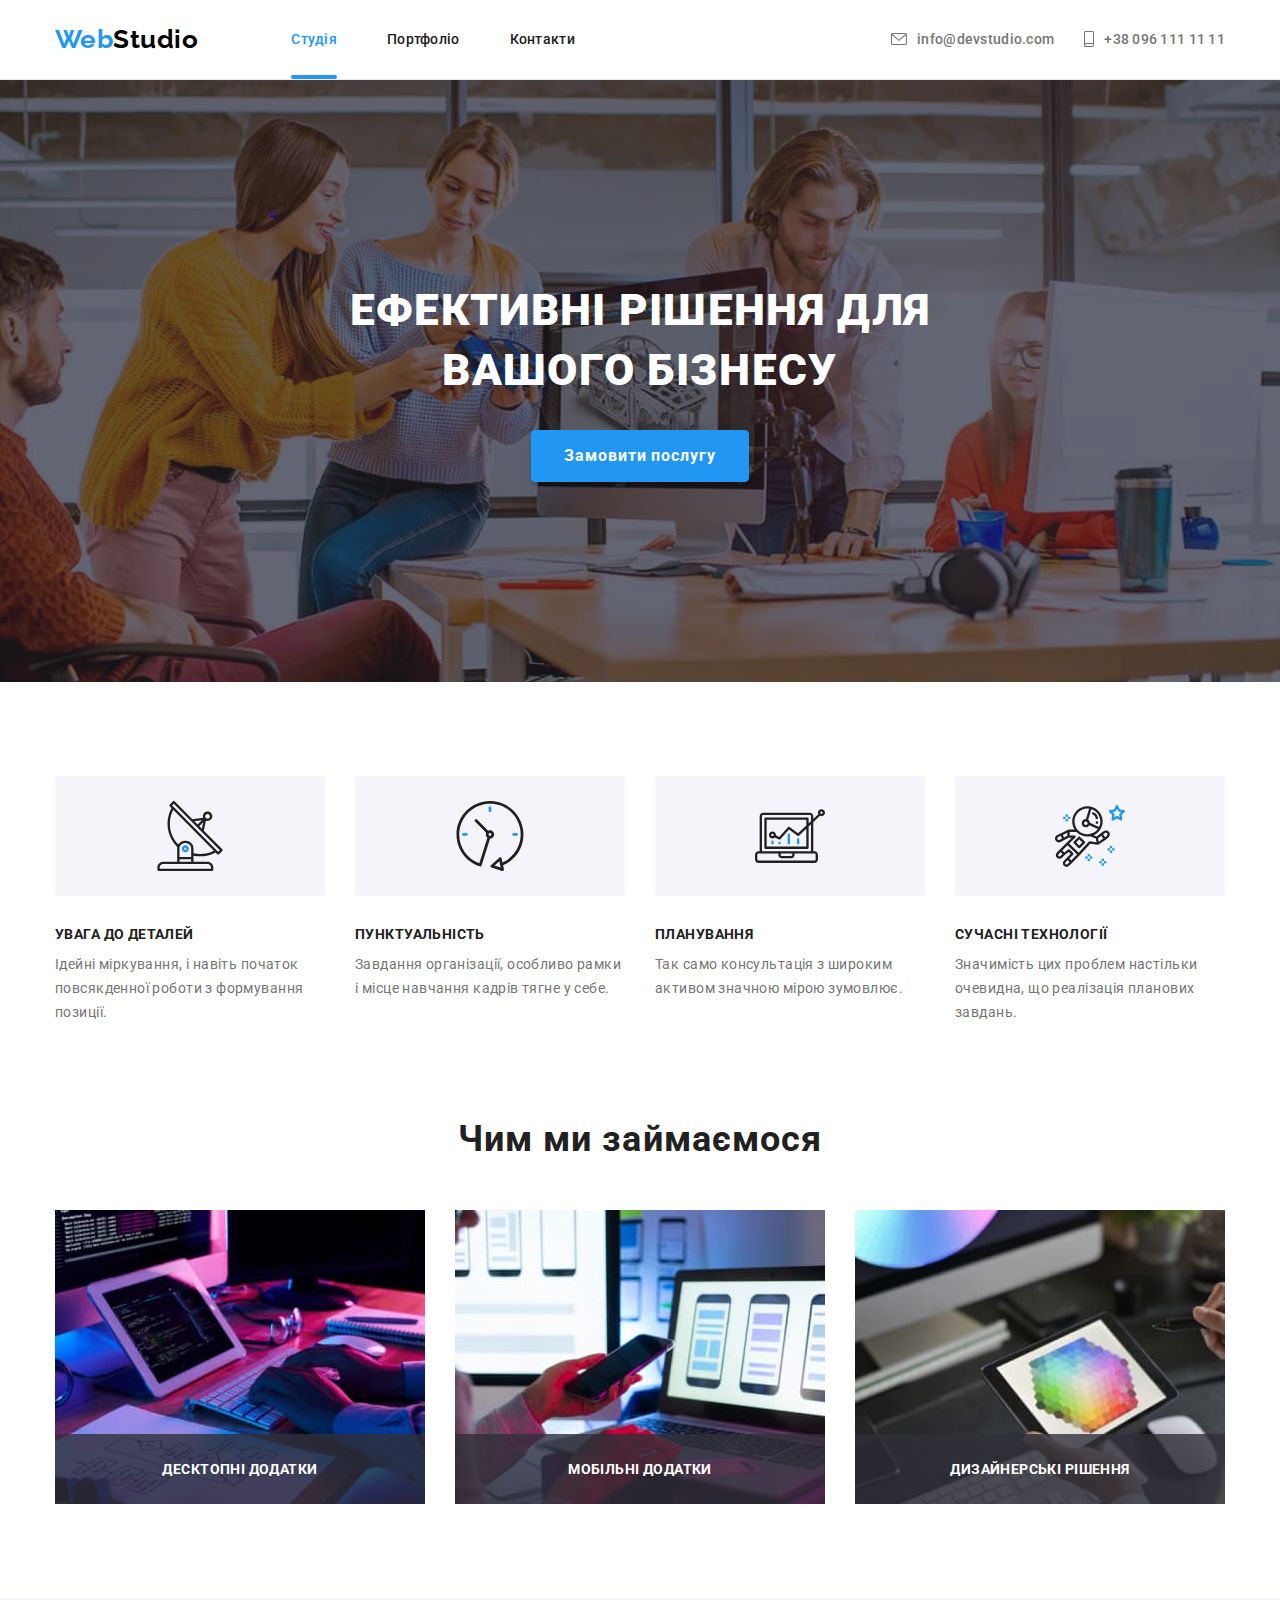
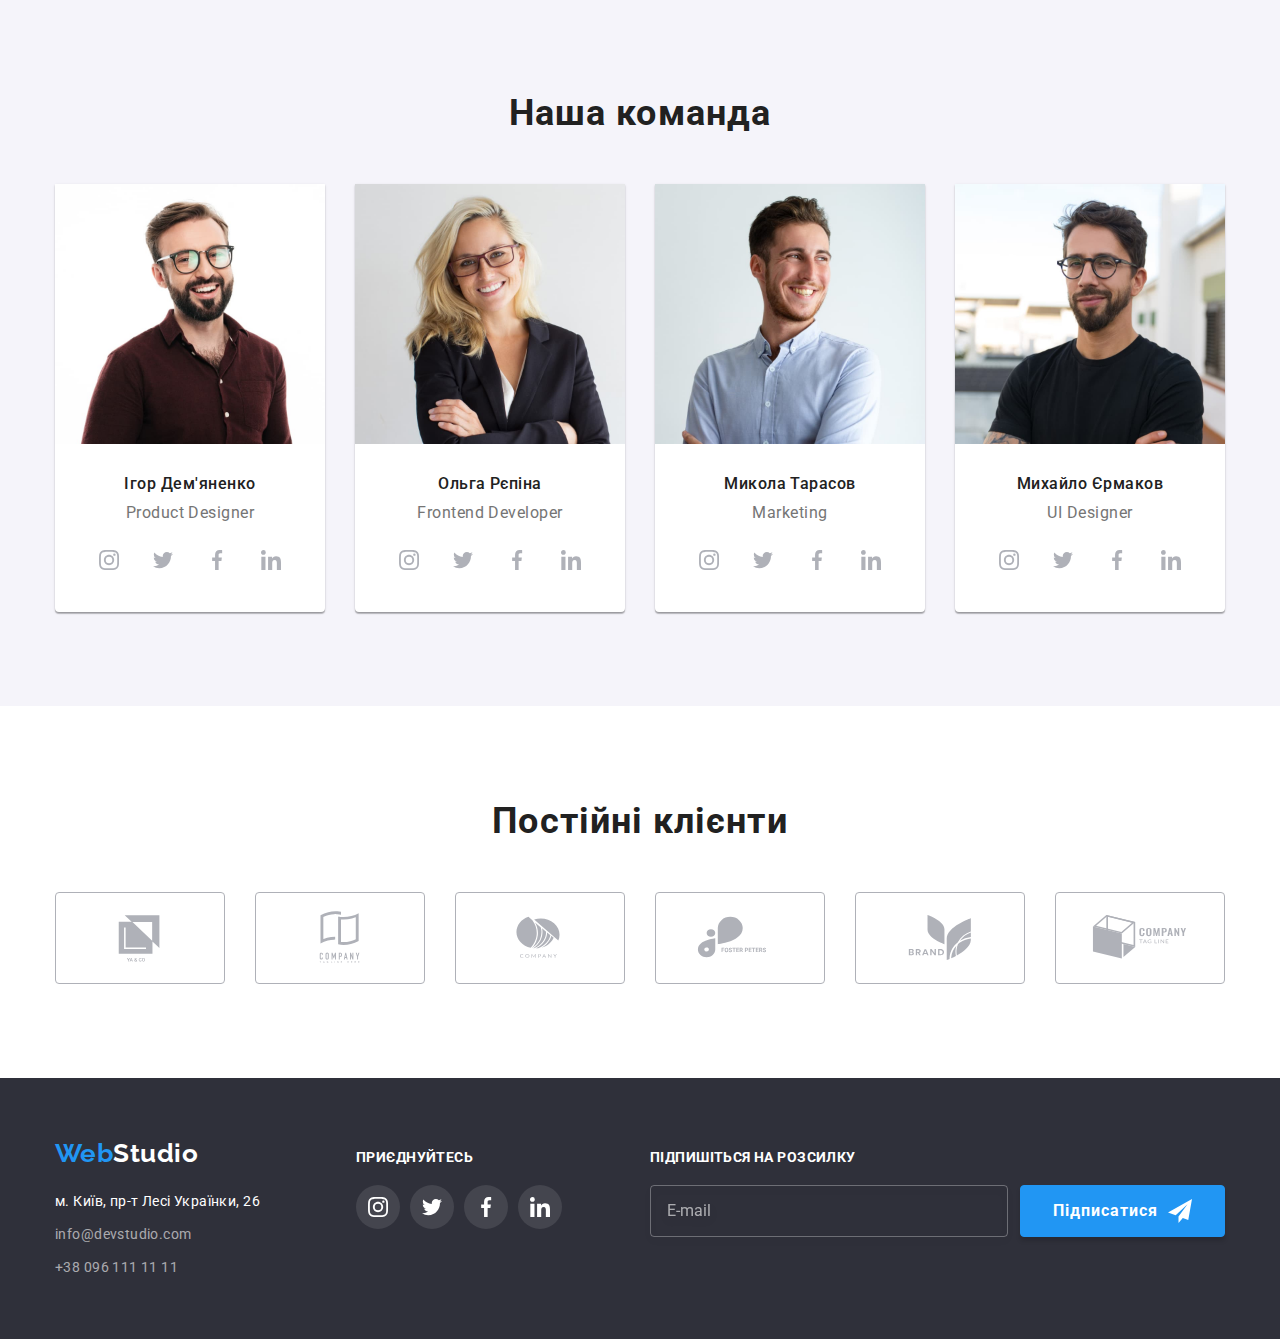
<file: index.html>
<!DOCTYPE html>
<!-- Document layout was done by Ruslan Shcherbyna aka Anattagarbha -->
<html lang="uk">
  <!-- Service information -->
  <head>
    <meta charset="UTF-8" />
    <meta http-equiv="X-UA-Compatible" content="IE=edge" />
    <meta name="viewport" content="width=device-width, initial-scale=1.0" />
    <title>Web Studio</title>
    <link rel="preconnect" href="https://fonts.googleapis.com" />
    <link rel="preconnect" href="https://fonts.gstatic.com" crossorigin="" />
    <link
      href="https://fonts.googleapis.com/css2?family=Raleway:wght@700&amp;family=Roboto:wght@400;500;700;900&amp;display=swap"
      rel="stylesheet"
    />
    <link
      rel="stylesheet"
      href="https://cdnjs.cloudflare.com/ajax/libs/modern-normalize/1.1.0/modern-normalize.min.css"
    />
    <link rel="stylesheet" href="./css/main.min.css" />
  </head>
  <!-- Page content -->
  <body>
    <!-- Page header -->
    <header class="header">
      <div class="header__container container">
        <nav class="nav-menu">
          <a class="logo logo--header" href="./index.html"
            ><span class="logo--logo-color">Web</span>Studio</a
          >
          <ul class="nav-menu__nav-items">
            <li class="nav-menu__nav-item">
              <a
                class="nav-menu__nav-link nav-menu--underline"
                href="./index.html"
                ><span class="nav-menu--current">Студія</span></a
              >
            </li>
            <li class="nav-menu__nav-item">
              <a
                class="nav-menu__nav-link nav-menu--color-trans"
                href="./portfolio.html"
                >Портфоліо</a
              >
            </li>
            <li class="nav-menu__nav-item">
              <a class="nav-menu__nav-link nav-menu--color-trans" href=""
                >Контакти</a
              >
            </li>
          </ul>
        </nav>
        <ul class="contacts">
          <li class="contacts__item">
            <a
              class="contacts__link contacts--color-trans"
              href="mailto:info@devstudio.com"
              ><svg
                class="contacts__icon contacts__icon--mail"
                width="16"
                height="12"
              >
                <use href="./images/decor/sprite.svg#envelope"></use>
              </svg>
              info@devstudio.com</a
            >
          </li>
          <li class="contacts__item">
            <a
              class="contacts__link contacts--color-trans"
              href="tel:+380961111111"
              ><svg
                class="contacts__icon contacts__icon--tel"
                width="10"
                height="16"
              >
                <use href="./images/decor/sprite.svg#smartphone"></use>
              </svg>
              +38 096 111 11 11</a
            >
          </li>
        </ul>
        <!-- Mobile Menu -->
        <button
          class="mobile-open-btn mobile-open-btn--color-trans"
          type="button"
          aria-expanded="false"
        >
          <svg width="24" height="16">
            <use href="./images/decor/sprite.svg#hamburger"></use>
          </svg>
        </button>
        <div class="mobile-menu is-hidden">
          <div class="mobile-menu__container">
            <div class="mobile-menu__top">
              <button class="mobile-menu__close-btn" type="button">
                <svg width="40" height="40">
                  <use href="./images/decor/sprite.svg#mobile-close"></use>
                </svg>
              </button>
              <nav class="mobile-menu__nav">
                <ul class="mobile-menu__list">
                  <li class="mobile-menu__item">
                    <a
                      class="mobile-menu__link mobile-menu__link--current"
                      href="./index.html"
                      >Студія</a
                    >
                  </li>
                  <li class="mobile-menu__item">
                    <a
                      class="mobile-menu__link mobile-menu__link--color-trans"
                      href="./portfolio.html"
                      >Портфоліо</a
                    >
                  </li>
                  <li class="mobile-menu__item">
                    <a
                      class="mobile-menu__link mobile-menu__link--color-trans"
                      href=""
                      >Контакти</a
                    >
                  </li>
                </ul>
              </nav>
            </div>
            <div class="mobile-menu__bottom">
              <ul class="mobile-menu__contacts-list">
                <li class="mobile-menu__contacts-item">
                  <a
                    class="mobile-menu__contacts-link mobile-menu__contacts-link-tel"
                    href="tel:+380961111111"
                    >+38 096 111 11 11</a
                  >
                </li>
                <li class="mobile-menu__contacts-item">
                  <a
                    class="mobile-menu__contacts-link mobile-menu__contacts-link-mail"
                    href="mailto:info@devstudio.com"
                    >info@devstudio.com</a
                  >
                </li>
              </ul>
              <ul class="mobile-menu__social-list">
                <li class="mobile-menu__social-item">
                  <a
                    class="mobile-menu__social-link"
                    target="_blank"
                    href=""
                    rel="noopener noreferrer nofollow"
                    >Instagram</a
                  >
                </li>
                <li class="mobile-menu__social-item">
                  <a
                    class="mobile-menu__social-link"
                    target="_blank"
                    href=""
                    rel="noopener noreferrer nofollow"
                    >Twitter</a
                  >
                </li>
                <li class="mobile-menu__social-item">
                  <a
                    class="mobile-menu__social-link"
                    target="_blank"
                    href=""
                    rel="noopener noreferrer nofollow"
                    >Facebook</a
                  >
                </li>
                <li class="mobile-menu__social-item">
                  <a
                    class="mobile-menu__social-link"
                    target="_blank"
                    href=""
                    rel="noopener noreferrer nofollow"
                    >LinkedIn</a
                  >
                </li>
              </ul>
            </div>
          </div>
        </div>
      </div>
    </header>
    <!-- Unique page content -->
    <main>
      <!-- Section Hero -->
      <section class="hero section hero__hero-bgn">
        <div class="container">
          <h1 class="hero__headline">Ефективні рішення для вашого бізнесу</h1>
          <button
            class="hero__button hero--pointer"
            type="button"
            data-modal-open
          >
            Замовити послугу
          </button>
        </div>
      </section>
      <!-- Modal Window -->
      <div class="backdrop is-hidden" data-modal>
        <div class="callback">
          <button class="callback__close-btn" type="submit" data-modal-close>
            <svg class="callback__close-icon" width="18" height="18">
              <use href="./images/decor/sprite.svg#close-x"></use>
            </svg>
          </button>
          <p class="callback__title">Залиште свої дані, ми вам передзвонимо</p>
          <form class="callback__form">
            <div class="callback__wrap">
              <label class="callback__label" for="user-name">Ім'я</label>
              <div class="callback__input-wrap">
                <input
                  type="text"
                  name="user-name"
                  id="user-name"
                  class="callback__input"
                  required
                />
                <svg class="callback__icon" width="18" height="18">
                  <use href="./images/decor/sprite.svg#modal-person"></use>
                </svg>
              </div>
            </div>
            <div class="callback__wrap">
              <label class="callback__label" for="user-phone">Телефон</label>
              <div class="callback__input-wrap">
                <input
                  type="tel"
                  name="user-phone"
                  id="user-phone"
                  class="callback__input"
                  required
                />
                <svg class="callback__icon" width="18" height="18">
                  <use href="./images/decor/sprite.svg#modal-phone"></use>
                </svg>
              </div>
            </div>
            <div class="callback__wrap">
              <label class="callback__label" for="user-email">Пошта</label>
              <div class="callback__input-wrap">
                <input
                  type="email"
                  name="user-email"
                  id="user-email"
                  class="callback__input"
                  required
                />
                <svg class="callback__icon" width="18" height="18">
                  <use href="./images/decor/sprite.svg#modal-email"></use>
                </svg>
              </div>
            </div>
            <label class="callback__label callback__comment-label">
              <span>Коментар</span
              ><textarea
                class="callback__input callback__comment"
                name="user-comment"
                placeholder="Введіть текст"
              ></textarea>
            </label>
            <div class="callback__checkbox-wrap">
              <input
                type="checkbox"
                name="agreement"
                id="agreement"
                class="callback__checkbox-input visually-hidden"
                value="true"
              />
              <label class="callback__checkbox-label" for="agreement"
                ><span
                  ><svg class="callback__check-icon" width="13" height="10">
                    <use
                      href="./images/decor/sprite.svg#tick"
                    ></use></svg></span
                >Погоджуюся з розсилкою та приймаю<a
                  href=""
                  class="callback__agreement-link"
                  >Умови договору</a
                ></label
              >
            </div>
            <button class="callback__button" type="submit">Відправити</button>
          </form>
        </div>
      </div>
      <!-- Section Features -->
      <section class="features section">
        <div class="container">
          <h2 class="features__headline visually-hidden">Наші переваги</h2>
          <ul class="features__list">
            <li class="features__item">
              <h3 class="features__title">Увага до деталей</h3>
              <p class="features__text">
                Ідейні міркування, і навіть початок повсякденної роботи з
                формування позиції.
              </p>
            </li>
            <li class="features__item">
              <h3 class="features__title">Пунктуальність</h3>
              <p class="features__text">
                Завдання організації, особливо рамки і місце навчання кадрів
                тягне у себе.
              </p>
            </li>
            <li class="features__item">
              <h3 class="features__title">Планування</h3>
              <p class="features__text">
                Так само консультація з широким активом значною мірою зумовлює.
              </p>
            </li>
            <li class="features__item">
              <h3 class="features__title">Сучасні технології</h3>
              <p class="features__text">
                Значимість цих проблем настільки очевидна, що реалізація
                планових завдань.
              </p>
            </li>
          </ul>
        </div>
      </section>
      <!-- Section Skills -->
      <section class="skills section">
        <div class="container">
          <h2 class="skills__headline">Чим ми займаємося</h2>
          <ul class="skills__list">
            <li class="skills__item">
              <img
                src="./images/studio1.jpg"
                width="370"
                height="294"
                alt="програміст набирає код"
              />
              <p class="skills__function">Десктопні додатки</p>
            </li>
            <li class="skills__item">
              <img
                src="./images/studio2.jpg"
                width="370"
                height="294"
                alt="дизайн інтерфейсу користувача"
              />
              <p class="skills__function">Мобільні додатки</p>
            </li>
            <li class="skills__item">
              <img
                src="./images/studio3.jpg"
                width="370"
                height="294"
                alt="вибір кольору на графічному планшеті"
              />
              <p class="skills__function">Дизайнерські рішення</p>
            </li>
          </ul>
        </div>
      </section>
      <!-- Section Team -->
      <section class="team section">
        <div class="container">
          <h2 class="team__headline">Наша команда</h2>
          <ul class="team__list">
            <li class="team__member">
              <picture>
                <source
                  srcset="./images/igor.jpg 1x, ./images/igor_2x.jpg 2x"
                  media="(min-width: 1200px)"
                />
                <source
                  srcset="
                    ./images/igor_tab_1x.jpg 1x,
                    ./images/igor_tab_2x.jpg 2x
                  "
                  media="(min-width: 768px)"
                />
                <source
                  srcset="
                    ./images/igor_mob_1x.jpg 1x,
                    ./images/igor_mob_2x.jpg 2x
                  "
                  media="(max-width: 767.5px)"
                />
                <img src="./images/igor.jpg" alt="Ігор Дем'яненко" />
              </picture>
              <div class="team__member-info">
                <h3 class="team__member-name">Ігор Дем'яненко</h3>
                <p class="team__member-function" lang="en">Product Designer</p>
                <ul class="team__social-list">
                  <li class="team__social-item">
                    <a class="team__social-link team--fill-bgn-trans" href="">
                      <svg class="team__social-icon" width="20" height="20">
                        <use href="./images/decor/sprite.svg#instagram"></use>
                      </svg>
                    </a>
                  </li>
                  <li class="team__social-item">
                    <a class="team__social-link team--fill-bgn-trans" href="">
                      <svg class="team__social-icon" width="20" height="20">
                        <use href="./images/decor/sprite.svg#twitter"></use>
                      </svg>
                    </a>
                  </li>
                  <li class="team__social-item">
                    <a class="team__social-link team--fill-bgn-trans" href="">
                      <svg class="team__social-icon" width="20" height="20">
                        <use href="./images/decor/sprite.svg#facebook"></use>
                      </svg>
                    </a>
                  </li>
                  <li class="team__social-item">
                    <a class="team__social-link team--fill-bgn-trans" href="">
                      <svg class="team__social-icon" width="20" height="20">
                        <use href="./images/decor/sprite.svg#linkedin"></use>
                      </svg>
                    </a>
                  </li>
                </ul>
              </div>
            </li>
            <li class="team__member">
              <picture>
                <source
                  srcset="./images/olga.jpg 1x, ./images/olga_2x.jpg 2x"
                  media="(min-width: 1200px)"
                />
                <source
                  srcset="
                    ./images/olga_tab_1x.jpg 1x,
                    ./images/olga_tab_2x.jpg 2x
                  "
                  media="(min-width: 768px)"
                />
                <source
                  srcset="
                    ./images/olga_mob_1x.jpg 1x,
                    ./images/olga_mob_2x.jpg 2x
                  "
                  media="(max-width: 767.5px)"
                />
                <img src="./images/olga.jpg" alt="Ольга Рєпіна" />
              </picture>
              <div class="team__member-info">
                <h3 class="team__member-name">Ольга Рєпіна</h3>
                <p class="team__member-function" lang="en">
                  Frontend Developer
                </p>
                <ul class="team__social-list">
                  <li class="team__social-item">
                    <a class="team__social-link team--fill-bgn-trans" href="">
                      <svg class="team__social-icon" width="20" height="20">
                        <use href="./images/decor/sprite.svg#instagram"></use>
                      </svg>
                    </a>
                  </li>
                  <li class="team__social-item">
                    <a class="team__social-link team--fill-bgn-trans" href="">
                      <svg class="team__social-icon" width="20" height="20">
                        <use href="./images/decor/sprite.svg#twitter"></use>
                      </svg>
                    </a>
                  </li>
                  <li class="team__social-item">
                    <a class="team__social-link team--fill-bgn-trans" href="">
                      <svg class="team__social-icon" width="20" height="20">
                        <use href="./images/decor/sprite.svg#facebook"></use>
                      </svg>
                    </a>
                  </li>
                  <li class="team__social-item">
                    <a class="team__social-link team--fill-bgn-trans" href="">
                      <svg class="team__social-icon" width="20" height="20">
                        <use href="./images/decor/sprite.svg#linkedin"></use>
                      </svg>
                    </a>
                  </li>
                </ul>
              </div>
            </li>
            <li class="team__member">
              <picture>
                <source
                  srcset="./images/mykola.jpg 1x, ./images/mykola_2x.jpg 2x"
                  media="(min-width: 1200px)"
                />
                <source
                  srcset="
                    ./images/mykola_tab_1x.jpg 1x,
                    ./images/mykola_tab_2x.jpg 2x
                  "
                  media="(min-width: 768px)"
                />
                <source
                  srcset="
                    ./images/mykola_mob_1x.jpg 1x,
                    ./images/mykola_mob_2x.jpg 2x
                  "
                  media="(max-width: 767.5px)"
                />
                <img src="./images/mykola.jpg" alt="Микола Тарасов" />
              </picture>
              <div class="team__member-info">
                <h3 class="team__member-name">Микола Тарасов</h3>
                <p class="team__member-function" lang="en">Marketing</p>
                <ul class="team__social-list">
                  <li class="team__social-item">
                    <a class="team__social-link team--fill-bgn-trans" href="">
                      <svg class="team__social-icon" width="20" height="20">
                        <use href="./images/decor/sprite.svg#instagram"></use>
                      </svg>
                    </a>
                  </li>
                  <li class="team__social-item">
                    <a class="team__social-link team--fill-bgn-trans" href="">
                      <svg class="team__social-icon" width="20" height="20">
                        <use href="./images/decor/sprite.svg#twitter"></use>
                      </svg>
                    </a>
                  </li>
                  <li class="team__social-item">
                    <a class="team__social-link team--fill-bgn-trans" href="">
                      <svg class="team__social-icon" width="20" height="20">
                        <use href="./images/decor/sprite.svg#facebook"></use>
                      </svg>
                    </a>
                  </li>
                  <li class="team__social-item">
                    <a class="team__social-link team--fill-bgn-trans" href="">
                      <svg class="team__social-icon" width="20" height="20">
                        <use href="./images/decor/sprite.svg#linkedin"></use>
                      </svg>
                    </a>
                  </li>
                </ul>
              </div>
            </li>
            <li class="team__member">
              <picture>
                <source
                  srcset="./images/myhailo.jpg 1x, ./images/myhailo_2x.jpg 2x"
                  media="(min-width: 1200px)"
                />
                <source
                  srcset="
                    ./images/myhailo_tab_1x.jpg 1x,
                    ./images/myhailo_tab_2x.jpg 2x
                  "
                  media="(min-width: 768px)"
                />
                <source
                  srcset="
                    ./images/myhailo_mob_1x.jpg 1x,
                    ./images/myhailo_mob_2x.jpg 2x
                  "
                  media="(max-width: 767.5px)"
                />
                <img src="./images/myhailo.jpg" alt="Михайло Єрмаков" />
              </picture>
              <div class="team__member-info">
                <h3 class="team__member-name">Михайло Єрмаков</h3>
                <p class="team__member-function" lang="en">UI Designer</p>
                <ul class="team__social-list">
                  <li class="team__social-item">
                    <a class="team__social-link team--fill-bgn-trans" href="">
                      <svg class="team__social-icon" width="20" height="20">
                        <use href="./images/decor/sprite.svg#instagram"></use>
                      </svg>
                    </a>
                  </li>
                  <li class="team__social-item">
                    <a class="team__social-link team--fill-bgn-trans" href="">
                      <svg class="team__social-icon" width="20" height="20">
                        <use href="./images/decor/sprite.svg#twitter"></use>
                      </svg>
                    </a>
                  </li>
                  <li class="team__social-item">
                    <a class="team__social-link team--fill-bgn-trans" href="">
                      <svg class="team__social-icon" width="20" height="20">
                        <use href="./images/decor/sprite.svg#facebook"></use>
                      </svg>
                    </a>
                  </li>
                  <li class="team__social-item">
                    <a class="team__social-link team--fill-bgn-trans" href="">
                      <svg class="team__social-icon" width="20" height="20">
                        <use href="./images/decor/sprite.svg#linkedin"></use>
                      </svg>
                    </a>
                  </li>
                </ul>
              </div>
            </li>
          </ul>
        </div>
      </section>
      <!-- Clients -->
      <section class="clients section">
        <div class="container">
          <h2 class="clients__headline">Постійні клієнти</h2>
          <ul class="clients__list">
            <li class="clients__item">
              <a class="clients__link clients--fill-bdr-trans" href="">
                <svg class="clients__icon" width="106" height="60">
                  <use href="./images/decor/sprite.svg#logo1"></use>
                </svg>
              </a>
            </li>
            <li class="clients__item">
              <a class="clients__link clients--fill-bdr-trans" href="">
                <svg class="clients__icon" width="106" height="60">
                  <use href="./images/decor/sprite.svg#logo2"></use>
                </svg>
              </a>
            </li>
            <li class="clients__item">
              <a class="clients__link clients--fill-bdr-trans" href="">
                <svg class="clients__icon" width="106" height="60">
                  <use href="./images/decor/sprite.svg#logo3"></use>
                </svg>
              </a>
            </li>
            <li class="clients__item">
              <a class="clients__link clients--fill-bdr-trans" href="">
                <svg class="clients__icon" width="106" height="60">
                  <use href="./images/decor/sprite.svg#logo4"></use>
                </svg>
              </a>
            </li>
            <li class="clients__item">
              <a class="clients__link clients--fill-bdr-trans" href="">
                <svg class="clients__icon" width="106" height="60">
                  <use href="./images/decor/sprite.svg#logo5"></use>
                </svg>
              </a>
            </li>
            <li class="clients__item">
              <a class="clients__link clients--fill-bdr-trans" href="">
                <svg class="clients__icon" width="106" height="60">
                  <use href="./images/decor/sprite.svg#logo6"></use>
                </svg>
              </a>
            </li>
          </ul>
        </div>
      </section>
    </main>
    <!-- Page footer -->
    <footer class="footer">
      <div class="container footer__container">
        <div class="footer__wrap">
          <a class="logo logo--footer" href="./index.html"
            ><span class="logo--logo-color">Web</span
            ><span class="logo--logo-white">Studio</span></a
          >
          <address class="footer__address-menu">
            <ul class="footer__address-list">
              <li class="footer__address-item">
                <a
                  class="footer__address-link footer--color-trans footer--white-link"
                  href="https://goo.gl/maps/4tvgwQAKs3iSgBmF8"
                  target="_blank"
                  rel="noopener nofollow noreferrer"
                  >м. Київ, пр-т Лесі Українки, 26</a
                >
              </li>
              <li class="footer__address-item">
                <a
                  class="footer__address-link footer--color-trans"
                  href="mailto:info@devstudio.com"
                  >info@devstudio.com</a
                >
              </li>
              <li class="footer__address-item">
                <a
                  class="footer__address-link footer--color-trans"
                  href="tel:+380961111111"
                  >+38 096 111 11 11</a
                >
              </li>
            </ul>
          </address>
        </div>
        <div class="footer__social-menu">
          <p class="footer__social-headline">Приєднуйтесь</p>
          <ul class="footer__social-list">
            <li class="footer__social-item">
              <a class="footer__social-link footer--bgn-trans" href="">
                <svg class="footer-social-icon" width="20" height="20">
                  <use href="./images/decor/sprite.svg#instagram"></use>
                </svg>
              </a>
            </li>
            <li class="footer__social-item">
              <a class="footer__social-link footer--bgn-trans" href="">
                <svg class="footer__social-icon" width="20" height="20">
                  <use href="./images/decor/sprite.svg#twitter"></use>
                </svg>
              </a>
            </li>
            <li class="footer__social-item">
              <a class="footer__social-link footer--bgn-trans" href="">
                <svg class="footer__social-icon" width="20" height="20">
                  <use href="./images/decor/sprite.svg#facebook"></use>
                </svg>
              </a>
            </li>
            <li class="footer__social-item">
              <a class="footer__social-link footer--bgn-trans" href="">
                <svg class="footer__social-icon" width="20" height="20">
                  <use href="./images/decor/sprite.svg#linkedin"></use>
                </svg>
              </a>
            </li>
          </ul>
        </div>
        <form class="signup">
          <label class="signup__title" for="signup-email"
            >Підпишіться на розсилку</label
          >
          <div class="signup__wrap">
            <input
              class="signup__input"
              type="email"
              id="signup-email"
              name="signup-email"
              placeholder="E-mail"
            />
            <button class="signup__button" type="submit">
              <span>Підписатися</span>
              <svg class="signup__icon" width="24" height="24">
                <use href="./images/decor/sprite.svg#send"></use>
              </svg>
            </button>
          </div>
        </form>
      </div>
    </footer>
    <script src="./js/modal.js"></script>
    <script src="./js/menu.js"></script>
  </body>
</html>
</file>
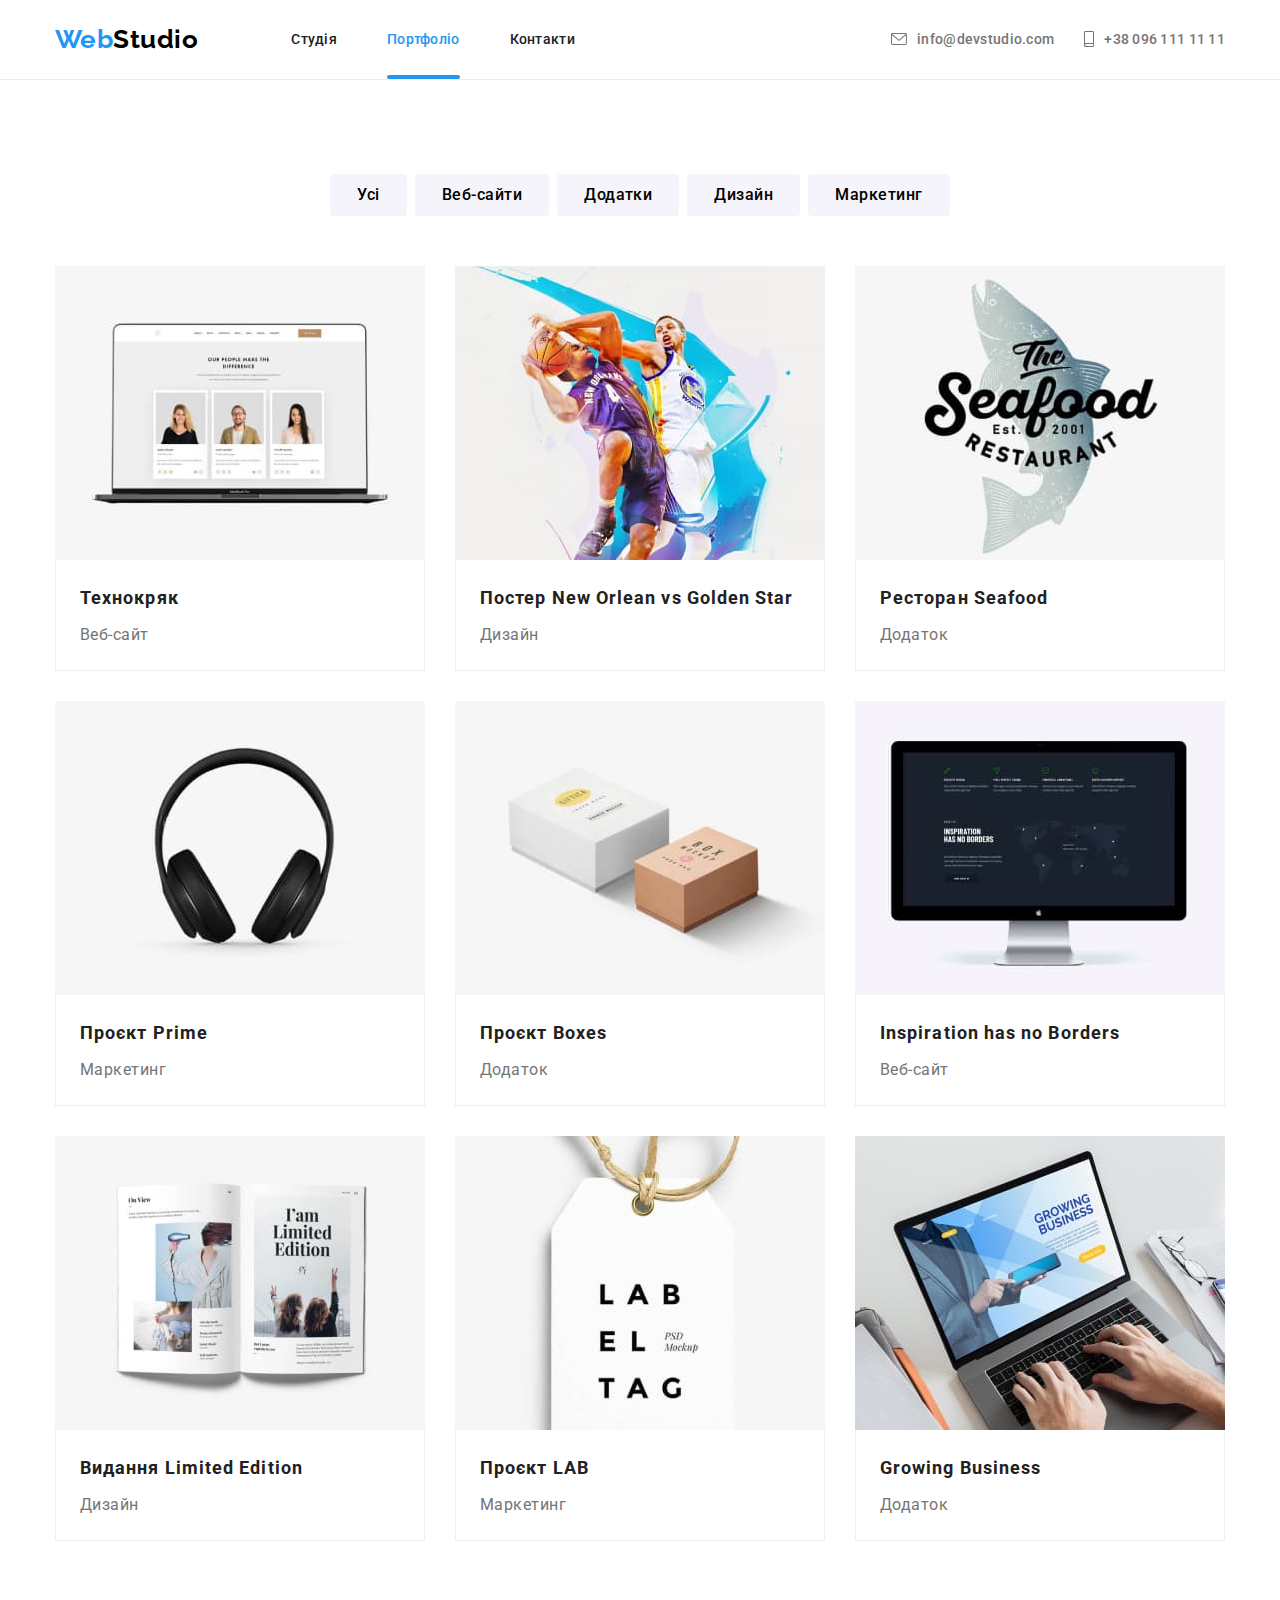
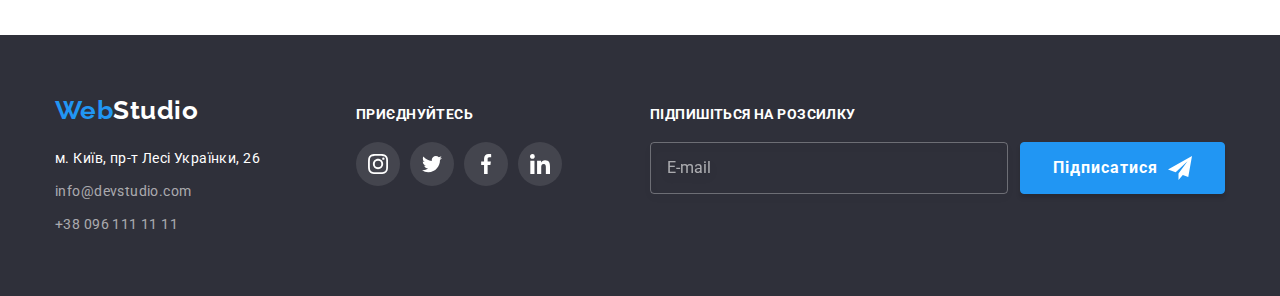
<file: portfolio.html>
<!DOCTYPE html>
<!-- Document layout was done by Ruslan Shcherbyna aka Anattagarbha -->
<html lang="uk">
  <!-- Service information -->
  <head>
    <meta charset="UTF-8" />
    <meta http-equiv="X-UA-Compatible" content="IE=edge" />
    <meta name="viewport" content="width=device-width, initial-scale=1.0" />
    <title>Портфоліо</title>
    <link rel="preconnect" href="https://fonts.googleapis.com" />
    <link rel="preconnect" href="https://fonts.gstatic.com" crossorigin="" />
    <link
      href="https://fonts.googleapis.com/css2?family=Raleway:wght@700&amp;family=Roboto:wght@400;500;700;900&amp;display=swap"
      rel="stylesheet"
    />
    <link
      rel="stylesheet"
      href="https://cdnjs.cloudflare.com/ajax/libs/modern-normalize/1.1.0/modern-normalize.min.css"
    />
    <link rel="stylesheet" href="./css/main.min.css" />
  </head>
  <!-- Page content -->
  <body>
    <!-- Page header -->
    <header class="header">
      <div class="container header__container">
        <nav class="nav-menu">
          <a class="logo logo--header" href="./index.html"
            ><span class="logo--logo-color">Web</span>Studio</a
          >
          <ul class="nav-menu__nav-items">
            <li class="nav-menu__nav-item">
              <a
                class="nav-menu__nav-link nav-menu--color-trans"
                href="./index.html"
                >Студія</a
              >
            </li>
            <li class="nav-menu__nav-item">
              <a
                class="nav-menu__nav-link nav-menu--underline"
                href="./portfolio.html"
                ><span class="nav-menu--current">Портфоліо</span></a
              >
            </li>
            <li class="nav-menu__nav-item">
              <a class="nav-menu__nav-link nav-menu--color-trans" href=""
                >Контакти</a
              >
            </li>
          </ul>
        </nav>
        <ul class="contacts">
          <li class="contacts__item">
            <a
              class="contacts__link contacts--color-trans"
              href="mailto:info@devstudio.com"
              ><svg
                class="contacts__icon contacts__icon--mail"
                width="16"
                height="12"
              >
                <use href="./images/decor/sprite.svg#envelope"></use>
              </svg>
              info@devstudio.com</a
            >
          </li>
          <li class="contacts__item">
            <a
              class="contacts__link contacts--color-trans"
              href="tel:+380961111111"
              ><svg
                class="contacts__icon contacts__icon--tel"
                width="10"
                height="16"
              >
                <use href="./images/decor/sprite.svg#smartphone"></use>
              </svg>
              +38 096 111 11 11</a
            >
          </li>
        </ul>
        <!-- Mobile Menu -->
        <button
          class="mobile-open-btn mobile-open-btn--color-trans"
          type="button"
          aria-expanded="false"
        >
          <svg width="24" height="16">
            <use href="./images/decor/sprite.svg#hamburger"></use>
          </svg>
        </button>
        <div class="mobile-menu is-hidden">
          <div class="mobile-menu__container">
            <div class="mobile-menu__top">
              <button class="mobile-menu__close-btn" type="button">
                <svg width="40" height="40">
                  <use href="./images/decor/sprite.svg#mobile-close"></use>
                </svg>
              </button>
              <nav class="mobile-menu__nav">
                <ul class="mobile-menu__list">
                  <li class="mobile-menu__item">
                    <a
                      class="mobile-menu__link mobile-menu__link--color-trans"
                      href="./index.html"
                      >Студія</a
                    >
                  </li>
                  <li class="mobile-menu__item">
                    <a
                      class="mobile-menu__link mobile-menu__link--current"
                      href="./portfolio.html"
                      >Портфоліо</a
                    >
                  </li>
                  <li class="mobile-menu__item">
                    <a
                      class="mobile-menu__link mobile-menu__link--color-trans"
                      href=""
                      >Контакти</a
                    >
                  </li>
                </ul>
              </nav>
            </div>
            <div class="mobile-menu__bottom">
              <ul class="mobile-menu__contacts-list">
                <li class="mobile-menu__contacts-item">
                  <a
                    class="mobile-menu__contacts-link mobile-menu__contacts-link-tel"
                    href="tel:+380961111111"
                    >+38 096 111 11 11</a
                  >
                </li>
                <li class="mobile-menu__contacts-item">
                  <a
                    class="mobile-menu__contacts-link mobile-menu__contacts-link-mail"
                    href="mailto:info@devstudio.com"
                    >info@devstudio.com</a
                  >
                </li>
              </ul>
              <ul class="mobile-menu__social-list">
                <li class="mobile-menu__social-item">
                  <a
                    class="mobile-menu__social-link"
                    target="_blank"
                    href=""
                    rel="noopener noreferrer nofollow"
                    >Instagram</a
                  >
                </li>
                <li class="mobile-menu__social-item">
                  <a
                    class="mobile-menu__social-link"
                    target="_blank"
                    href=""
                    rel="noopener noreferrer nofollow"
                    >Twitter</a
                  >
                </li>
                <li class="mobile-menu__social-item">
                  <a
                    class="mobile-menu__social-link"
                    target="_blank"
                    href=""
                    rel="noopener noreferrer nofollow"
                    >Facebook</a
                  >
                </li>
                <li class="mobile-menu__social-item">
                  <a
                    class="mobile-menu__social-link"
                    target="_blank"
                    href=""
                    rel="noopener noreferrer nofollow"
                    >LinkedIn</a
                  >
                </li>
              </ul>
            </div>
          </div>
        </div>
      </div>
    </header>
    <!-- Unique page content -->
    <main>
      <section class="portfolio section">
        <div class="container">
          <h1 class="portfolio__headline visually-hidden">Наші проєкти</h1>
          <!-- Portfolio filter -->
          <ul class="portfolio__filter">
            <li>
              <button class="portfolio__filter-button" type="button">
                Усі
              </button>
            </li>
            <li>
              <button class="portfolio__filter-button" type="button">
                Веб-сайти
              </button>
            </li>
            <li>
              <button class="portfolio__filter-button" type="button">
                Додатки
              </button>
            </li>
            <li>
              <button class="portfolio__filter-button" type="button">
                Дизайн
              </button>
            </li>
            <li>
              <button class="portfolio__filter-button" type="button">
                Маркетинг
              </button>
            </li>
          </ul>
          <!-- Projects list -->
          <ul class="portfolio__projects">
            <li class="portfolio__project-item">
              <a
                class="portfolio__project-link portfolio--shadow-trans"
                href=""
              >
                <div class="portfolio__project-wrap">
                  <picture>
                    <source
                      srcset="
                        ./images/portfolio/techno.jpg    1x,
                        ./images/portfolio/techno_2x.jpg 2x
                      "
                      media="(min-width: 1200px)"
                    />
                    <source
                      srcset="
                        ./images/portfolio/techno_tab_1x.jpg 1x,
                        ./images/portfolio/techno_tab_2x.jpg 2x
                      "
                      media="(min-width: 768px)"
                    />
                    <source
                      srcset="
                        ./images/portfolio/techno_mob_1x.jpg 1x,
                        ./images/portfolio/techno_mob_2x.jpg 2x
                      "
                      media="(max-width: 767px)"
                    />
                    <img src="./images/techno.jpg" alt="веб сайт" />
                  </picture>
                  <p class="portfolio__project-description">
                    Ресурс пропонує комплексні пропозиції з різним рівнем
                    функціоналу та сервісів. Все це дозволить відвідувачу
                    отримати вичерпні відомості про компанію чи приватну особу.
                  </p>
                </div>
                <div class="portfolio__project-info">
                  <h2 class="portfolio__project-name">Технокряк</h2>
                  <p class="portfolio__project-function">Веб-сайт</p>
                </div>
              </a>
            </li>
            <li class="portfolio__project-item">
              <a
                class="portfolio__project-link portfolio--shadow-trans"
                href=""
              >
                <div class="portfolio__project-wrap">
                  <picture>
                    <source
                      srcset="
                        ./images/portfolio/poster.jpg    1x,
                        ./images/portfolio/poster_2x.jpg 2x
                      "
                      media="(min-width: 1200px)"
                    />
                    <source
                      srcset="
                        ./images/portfolio/poster_tab_1x.jpg 1x,
                        ./images/portfolio/poster_tab_2x.jpg 2x
                      "
                      media="(min-width: 768px)"
                    />
                    <source
                      srcset="
                        ./images/portfolio/poster_mob_1x.jpg 1x,
                        ./images/portfolio/poster_mob_2x.jpg 2x
                      "
                      media="(max-width: 767px)"
                    />
                    <img src="./images/poster.jpg" alt="дизайн постера" />
                  </picture>
                  <p class="portfolio__project-description">
                    Ресурс пропонує комплексні пропозиції з різним рівнем
                    функціоналу та сервісів. Все це дозволить відвідувачу
                    отримати вичерпні відомості про компанію чи приватну особу.
                  </p>
                </div>
                <div class="portfolio__project-info">
                  <h2 class="portfolio__project-name">
                    Постер <span lang="en">New Orlean vs Golden Star</span>
                  </h2>
                  <p class="portfolio__project-function">Дизайн</p>
                </div>
              </a>
            </li>
            <li class="portfolio__project-item">
              <a
                class="portfolio__project-link portfolio--shadow-trans"
                href=""
              >
                <div class="portfolio__project-wrap">
                  <picture>
                    <source
                      srcset="
                        ./images/portfolio/seafood.jpg    1x,
                        ./images/portfolio/seafood_2x.jpg 2x
                      "
                      media="(min-width: 1200px)"
                    />
                    <source
                      srcset="
                        ./images/portfolio/seafood_tab_1x.jpg 1x,
                        ./images/portfolio/seafood_tab_2x.jpg 2x
                      "
                      media="(min-width: 768px)"
                    />
                    <source
                      srcset="
                        ./images/portfolio/seafood_mob_1x.jpg 1x,
                        ./images/portfolio/seafood_mob_2x.jpg 2x
                      "
                      media="(max-width: 767px)"
                    />
                    <img src="./images/seafood.jpg" alt="додаток ресторана" />
                  </picture>
                  <p class="portfolio__project-description">
                    Ресурс пропонує комплексні пропозиції з різним рівнем
                    функціоналу та сервісів. Все це дозволить відвідувачу
                    отримати вичерпні відомості про компанію чи приватну особу.
                  </p>
                </div>
                <div class="portfolio__project-info">
                  <h2 class="portfolio__project-name">
                    Ресторан <span lang="en">Seafood</span>
                  </h2>
                  <p class="portfolio__project-function">Додаток</p>
                </div>
              </a>
            </li>
            <li class="portfolio__project-item">
              <a
                class="portfolio__project-link portfolio--shadow-trans"
                href=""
              >
                <div class="portfolio__project-wrap">
                  <picture>
                    <source
                      srcset="
                        ./images/portfolio/prime.jpg    1x,
                        ./images/portfolio/prime_2x.jpg 2x
                      "
                      media="(min-width: 1200px)"
                    />
                    <source
                      srcset="
                        ./images/portfolio/prime_tab_1x.jpg 1x,
                        ./images/portfolio/prime_tab_2x.jpg 2x
                      "
                      media="(min-width: 768px)"
                    />
                    <source
                      srcset="
                        ./images/portfolio/prime_mob_1x.jpg 1x,
                        ./images/portfolio/prime_mob_2x.jpg 2x
                      "
                      media="(max-width: 767px)"
                    />
                    <img src="./images/prime.jpg" alt="маркетинг" />
                  </picture>
                  <p class="portfolio__project-description">
                    Ресурс пропонує комплексні пропозиції з різним рівнем
                    функціоналу та сервісів. Все це дозволить відвідувачу
                    отримати вичерпні відомості про компанію чи приватну особу.
                  </p>
                </div>
                <div class="portfolio__project-info">
                  <h2 class="portfolio__project-name">
                    Проєкт <span lang="en">Prime</span>
                  </h2>
                  <p class="portfolio__project-function">Маркетинг</p>
                </div>
              </a>
            </li>
            <li class="portfolio__project-item">
              <a
                class="portfolio__project-link portfolio--shadow-trans"
                href=""
              >
                <div class="portfolio__project-wrap">
                  <picture>
                    <source
                      srcset="
                        ./images/portfolio/boxes.jpg    1x,
                        ./images/portfolio/boxes_2x.jpg 2x
                      "
                      media="(min-width: 1200px)"
                    />
                    <source
                      srcset="
                        ./images/portfolio/boxes_tab_1x.jpg 1x,
                        ./images/portfolio/boxes_tab_2x.jpg 2x
                      "
                      media="(min-width: 768px)"
                    />
                    <source
                      srcset="
                        ./images/portfolio/boxes_mob_1x.jpg 1x,
                        ./images/portfolio/boxes_mob_2x.jpg 2x
                      "
                      media="(max-width: 767px)"
                    />
                    <img src="./images/boxes.jpg" alt="додаток" />
                  </picture>
                  <p class="portfolio__project-description">
                    Ресурс пропонує комплексні пропозиції з різним рівнем
                    функціоналу та сервісів. Все це дозволить відвідувачу
                    отримати вичерпні відомості про компанію чи приватну особу.
                  </p>
                </div>
                <div class="portfolio__project-info">
                  <h2 class="portfolio__project-name">
                    Проєкт <span lang="en">Boxes</span>
                  </h2>
                  <p class="portfolio__project-function">Додаток</p>
                </div>
              </a>
            </li>
            <li class="portfolio__project-item">
              <a
                class="portfolio__project-link portfolio--shadow-trans"
                href=""
              >
                <div class="portfolio__project-wrap">
                  <picture>
                    <source
                      srcset="
                        ./images/portfolio/inspiration.jpg    1x,
                        ./images/portfolio/inspiration_2x.jpg 2x
                      "
                      media="(min-width: 1200px)"
                    />
                    <source
                      srcset="
                        ./images/portfolio/inspiration_tab_1x.jpg 1x,
                        ./images/portfolio/inspiration_tab_2x.jpg 2x
                      "
                      media="(min-width: 768px)"
                    />
                    <source
                      srcset="
                        ./images/portfolio/inspiration_mob_1x.jpg 1x,
                        ./images/portfolio/inspiration_mob_2x.jpg 2x
                      "
                      media="(max-width: 767px)"
                    />
                    <img src="./images/inspiration.jpg" alt="веб-сайт" />
                  </picture>
                  <p class="portfolio__project-description">
                    Ресурс пропонує комплексні пропозиції з різним рівнем
                    функціоналу та сервісів. Все це дозволить відвідувачу
                    отримати вичерпні відомості про компанію чи приватну особу.
                  </p>
                </div>
                <div class="portfolio__project-info">
                  <h2 class="portfolio__project-name">
                    <span lang="en">Inspiration has no Borders</span>
                  </h2>
                  <p class="portfolio__project-function">Веб-сайт</p>
                </div>
              </a>
            </li>
            <li class="portfolio__project-item">
              <a
                class="portfolio__project-link portfolio--shadow-trans"
                href=""
              >
                <div class="portfolio__project-wrap">
                  <picture>
                    <source
                      srcset="
                        ./images/portfolio/limited.jpg    1x,
                        ./images/portfolio/limited_2x.jpg 2x
                      "
                      media="(min-width: 1200px)"
                    />
                    <source
                      srcset="
                        ./images/portfolio/limited_tab_1x.jpg 1x,
                        ./images/portfolio/limited_tab_2x.jpg 2x
                      "
                      media="(min-width: 768px)"
                    />
                    <source
                      srcset="
                        ./images/portfolio/limited_mob_1x.jpg 1x,
                        ./images/portfolio/limited_mob_2x.jpg 2x
                      "
                      media="(max-width: 767px)"
                    />
                    <img src="./images/limited.jpg" alt="дизайн видання" />
                  </picture>
                  <p class="portfolio__project-description">
                    Ресурс пропонує комплексні пропозиції з різним рівнем
                    функціоналу та сервісів. Все це дозволить відвідувачу
                    отримати вичерпні відомості про компанію чи приватну особу.
                  </p>
                </div>
                <div class="portfolio__project-info">
                  <h2 class="portfolio__project-name">
                    Видання <span lang="en">Limited Edition</span>
                  </h2>
                  <p class="portfolio__project-function">Дизайн</p>
                </div>
              </a>
            </li>
            <li class="portfolio__project-item">
              <a
                class="portfolio__project-link portfolio--shadow-trans"
                href=""
              >
                <div class="portfolio__project-wrap">
                  <picture>
                    <source
                      srcset="
                        ./images/portfolio/lab.jpg    1x,
                        ./images/portfolio/lab_2x.jpg 2x
                      "
                      media="(min-width: 1200px)"
                    />
                    <source
                      srcset="
                        ./images/portfolio/lab_tab_1x.jpg 1x,
                        ./images/portfolio/lab_tab_2x.jpg 2x
                      "
                      media="(min-width: 768px)"
                    />
                    <source
                      srcset="
                        ./images/portfolio/lab_mob_1x.jpg 1x,
                        ./images/portfolio/lab_mob_2x.jpg 2x
                      "
                      media="(max-width: 767px)"
                    />
                    <img src="./images/lab.jpg" alt="маркетинг" />
                  </picture>
                  <p class="portfolio__project-description">
                    Ресурс пропонує комплексні пропозиції з різним рівнем
                    функціоналу та сервісів. Все це дозволить відвідувачу
                    отримати вичерпні відомості про компанію чи приватну особу.
                  </p>
                </div>
                <div class="portfolio__project-info">
                  <h2 class="portfolio__project-name">
                    Проєкт <span lang="en">LAB</span>
                  </h2>
                  <p class="portfolio__project-function">Маркетинг</p>
                </div>
              </a>
            </li>
            <li class="portfolio__project-item">
              <a
                class="portfolio__project-link portfolio--shadow-trans"
                href=""
              >
                <div class="portfolio__project-wrap">
                  <picture>
                    <source
                      srcset="
                        ./images/portfolio/business.jpg    1x,
                        ./images/portfolio/business_2x.jpg 2x
                      "
                      media="(min-width: 1200px)"
                    />
                    <source
                      srcset="
                        ./images/portfolio/business_tab_1x.jpg 1x,
                        ./images/portfolio/business_tab_2x.jpg 2x
                      "
                      media="(min-width: 768px)"
                    />
                    <source
                      srcset="
                        ./images/portfolio/business_mob_1x.jpg 1x,
                        ./images/portfolio/business_mob_2x.jpg 2x
                      "
                      media="(max-width: 767px)"
                    />
                    <img src="./images/business.jpg" alt="додаток" />
                  </picture>
                  <p class="portfolio__project-description">
                    Ресурс пропонує комплексні пропозиції з різним рівнем
                    функціоналу та сервісів. Все це дозволить відвідувачу
                    отримати вичерпні відомості про компанію чи приватну особу.
                  </p>
                </div>
                <div class="portfolio__project-info">
                  <h2 class="portfolio__project-name">
                    <span lang="en">Growing Business</span>
                  </h2>
                  <p class="portfolio__project-function">Додаток</p>
                </div>
              </a>
            </li>
          </ul>
        </div>
      </section>
    </main>
    <!-- Page footer -->
    <footer class="footer">
      <div class="container footer__container">
        <div class="footer__wrap">
          <a class="logo logo--footer" href="./index.html"
            ><span class="logo--logo-color">Web</span
            ><span class="logo--logo-white">Studio</span></a
          >
          <address class="footer__address-menu">
            <ul class="footer__address-list">
              <li class="footer__address-item">
                <a
                  class="footer__address-link footer--color-trans footer--white-link"
                  href="https://goo.gl/maps/4tvgwQAKs3iSgBmF8"
                  target="_blank"
                  rel="noopener nofollow noreferrer"
                  >м. Київ, пр-т Лесі Українки, 26</a
                >
              </li>
              <li class="footer__address-item">
                <a
                  class="footer__address-link footer--color-trans"
                  href="mailto:info@devstudio.com"
                  >info@devstudio.com</a
                >
              </li>
              <li class="footer__address-item">
                <a
                  class="footer__address-link footer--color-trans"
                  href="tel:+380961111111"
                  >+38 096 111 11 11</a
                >
              </li>
            </ul>
          </address>
        </div>
        <div class="footer__social-menu">
          <p class="footer__social-headline">Приєднуйтесь</p>
          <ul class="footer__social-list">
            <li class="footer__social-item">
              <a class="footer__social-link footer--bgn-trans" href="">
                <svg class="footer-social-icon" width="20" height="20">
                  <use href="./images/decor/sprite.svg#instagram"></use>
                </svg>
              </a>
            </li>
            <li class="footer__social-item">
              <a class="footer__social-link footer--bgn-trans" href="">
                <svg class="footer__social-icon" width="20" height="20">
                  <use href="./images/decor/sprite.svg#twitter"></use>
                </svg>
              </a>
            </li>
            <li class="footer__social-item">
              <a class="footer__social-link footer--bgn-trans" href="">
                <svg class="footer__social-icon" width="20" height="20">
                  <use href="./images/decor/sprite.svg#facebook"></use>
                </svg>
              </a>
            </li>
            <li class="footer__social-item">
              <a class="footer__social-link footer--bgn-trans" href="">
                <svg class="footer__social-icon" width="20" height="20">
                  <use href="./images/decor/sprite.svg#linkedin"></use>
                </svg>
              </a>
            </li>
          </ul>
        </div>
        <form class="signup">
          <label class="signup__title" for="signup-email"
            >Підпишіться на розсилку</label
          >
          <div class="signup__wrap">
            <input
              class="signup__input"
              type="email"
              id="signup-email"
              name="signup-email"
              placeholder="E-mail"
            />
            <button class="signup__button" type="submit">
              <span>Підписатися</span>
              <svg class="signup__icon" width="24" height="24">
                <use href="./images/decor/sprite.svg#send"></use>
              </svg>
            </button>
          </div>
        </form>
      </div>
    </footer>
    <script src="./js/menu.js"></script>
  </body>
</html>
</file>
<file: css/main.min.css>
ul,ol{margin:0;padding-left:0;list-style:none}p,h1,h2,h3,h4,h5,h6{margin:0}a{text-decoration:none}.no-style{list-style:none}.no-decor{text-decoration:none}body{background-color:#fff;color:#212121;font-family:"Roboto","Arial",sans-serif;letter-spacing:.03em}img{display:block;max-width:100%;height:auto}.container{width:100%;margin-left:auto;margin-right:auto;padding-left:15px;padding-right:15px}@media screen and (min-width: 480px){.container{max-width:480px}}@media screen and (min-width: 768px){.container{max-width:768px}}@media screen and (min-width: 1200px){.container{max-width:1200px}}.section{padding-bottom:60px;padding-top:60px;background-color:#fff}@media screen and (min-width: 1200px){.section{padding-bottom:94px;padding-top:94px}}.visually-hidden{position:absolute;white-space:nowrap;width:1px;height:1px;overflow:hidden;border:0;padding:0;clip:rect(0 0 0 0);-webkit-clip-path:inset(50%);clip-path:inset(50%);margin:-1px}.is-hidden{visibility:hidden;opacity:0;pointer-events:none}.header{padding:10px 0;border-bottom:1px solid #ececec}.header__container{display:flex;align-items:center;justify-content:space-between}@media screen and (min-width: 768px){.header{padding:21px}}@media screen and (min-width: 1200px){.header{padding:24px}}.nav-menu{display:flex;align-items:center}.nav-menu__nav-items{display:none}@media screen and (min-width: 768px){.nav-menu__nav-items{display:flex;gap:50px;justify-content:space-between;align-items:center}}@media screen and (min-width: 1200px){.nav-menu__nav-items{display:flex;gap:50px}}.nav-menu__nav-link{color:#212121;font-weight:500;letter-spacing:.02em;line-height:1.143;font-size:14px}.nav-menu__nav-link:hover,.nav-menu__nav-link:focus{color:#2196f3}.nav-menu--underline{position:relative}.nav-menu--underline::after{content:"";position:absolute;width:100%;height:4px;border-radius:4px;left:0;background-color:#2196f3;bottom:-32px}.nav-menu--color-trans{transition-property:color;transition-duration:250ms;transition-timing-function:var(--trans-timing)}.nav-menu--current{color:#2196f3}.contacts{display:none}@media screen and (min-width: 768px){.contacts{display:flex;flex-direction:column;justify-content:left;row-gap:10px}}@media screen and (min-width: 1200px){.contacts{display:flex;flex-direction:row;-moz-column-gap:30px;column-gap:30px}}.contacts__icon{fill:currentColor;margin-right:10px}@media screen and (min-width: 768px){.contacts__icon--mail{width:14px;height:10px}}@media screen and (min-width: 1200px){.contacts__icon--mail{width:16px;height:12px}}@media screen and (min-width: 768px){.contacts__icon--tel{width:10px;height:14px}}@media screen and (min-width: 1200px){.contacts__icon--tel{width:10px;height:16px}}.contacts__link{font-size:12px;line-height:1.1666666667;font-weight:500;letter-spacing:0.02em;display:flex;align-items:center;color:#757575}.contacts__link:hover,.contacts__link:focus{color:#2196f3}@media screen and (min-width: 1200px){.contacts__link{font-size:14px;line-height:1.1428571429;font-weight:500;letter-spacing:0.02em}}.contacts--color-trans{transition-property:color;transition-duration:250ms;transition-timing-function:var(--trans-timing)}.logo{display:inline-block;color:#000;font-family:"Raleway";font-size:26px;font-weight:700;line-height:1.19}.logo--logo-color{color:#2196f3}.logo--logo-white{color:#fff}.logo--header{margin-right:93px}.logo--footer{margin-bottom:20px}.hero.section{padding-top:118px;padding-bottom:118px;text-align:center}@media screen and (min-width: 1200px){.hero.section{padding-top:200px;padding-bottom:200px}}.hero__headline{font-size:26px;line-height:1.6153846154;font-weight:900;letter-spacing:0.06em;text-transform:uppercase;color:#fff;margin-left:auto;margin-right:auto;margin-bottom:30px;max-width:360px;min-width:-webkit-min-content;min-width:-moz-min-content;min-width:min-content}@media screen and (min-width: 1200px){.hero__headline{font-size:44px;line-height:1.3636363636;font-weight:900;letter-spacing:0.03em;min-width:696px}}.hero__hero-bgn{max-width:1600px;margin-left:auto;margin-right:auto;background-color:#c4c4c4;background-repeat:no-repeat;background-position:center;background-size:cover;background-image:linear-gradient(rgba(47, 48, 58, 0.4), rgba(47, 48, 58, 0.4)),url("../images/decor/hero_mob_1x.jpg")}@media(min-device-pixel-ratio: 2),(-webkit-min-device-pixel-ratio: 2),(min-resolution: 192dpi),(min-resolution: 2dppx){.hero__hero-bgn{background-image:linear-gradient(rgba(47, 48, 58, 0.4), rgba(47, 48, 58, 0.4)),url("../images/decor/hero_mob_2x.jpg")}}@media screen and (min-width: 768px){.hero__hero-bgn{background-image:linear-gradient(rgba(47, 48, 58, 0.4), rgba(47, 48, 58, 0.4)),url("../images/decor/hero_tab_1x.jpg")}}@media screen and (min-width: 768px)and (min-device-pixel-ratio: 2),screen and (min-width: 768px)and (-webkit-min-device-pixel-ratio: 2),screen and (min-width: 768px)and (min-resolution: 192dpi),screen and (min-width: 768px)and (min-resolution: 2dppx){.hero__hero-bgn{background-image:linear-gradient(rgba(47, 48, 58, 0.4), rgba(47, 48, 58, 0.4)),url("../images/decor/hero_tab_2x.jpg")}}@media screen and (min-width: 1200px){.hero__hero-bgn{background-image:linear-gradient(rgba(47, 48, 58, 0.4), rgba(47, 48, 58, 0.4)),url("../images/decor/hero.jpg")}}@media screen and (min-width: 1200px)and (min-device-pixel-ratio: 2),screen and (min-width: 1200px)and (-webkit-min-device-pixel-ratio: 2),screen and (min-width: 1200px)and (min-resolution: 192dpi),screen and (min-width: 1200px)and (min-resolution: 2dppx){.hero__hero-bgn{background-image:linear-gradient(rgba(47, 48, 58, 0.4), rgba(47, 48, 58, 0.4)),url("../images/decor/hero_2x.jpg")}}.clients__headline,.team__headline,.skills__headline{font-size:28px;line-height:1.1785714286;font-weight:700;letter-spacing:0.03em;color:#212121;text-align:center;margin-bottom:50px}.signup__button,.callback__button,.hero__button{font-size:16px;line-height:1.875;font-weight:700;letter-spacing:0.06em;background-color:#2196f3;border:1px solid #2196f3;border-radius:4px;box-shadow:0px 4px 4px rgba(0,0,0,.15);color:#fff;min-width:200px;min-height:50px;padding:10px 32px;text-align:center;cursor:pointer}.signup__button:active,.callback__button:active,.hero__button:active{background-color:#188ce8;border-color:#188ce8}.backdrop{position:fixed;top:0;left:0;width:100%;height:100%;z-index:1;background-color:rgba(0,0,0,.2);transition:opacity 250ms cubic-bezier(0.4, 0, 0.2, 1),visibility 250ms cubic-bezier(0.4, 0, 0.2, 1)}.backdrop.is-hidden .callback{transform:translate(-50%, -50%) rotateY(90deg)}.callback{position:absolute;top:50%;left:50%;background-color:#fff;border-radius:4px;width:calc(100% - 20px);max-width:450px;padding:40px;transform:translate(-50%, -50%) rotateY(0deg);transition:transform 250ms cubic-bezier(0.4, 0, 0.2, 1);box-shadow:0px 1px 3px rgba(0,0,0,.12),0px 1px 1px rgba(0,0,0,.14),0px 2px 1px rgba(0,0,0,.2)}@media screen and (min-width: 480px){.callback{width:450px}}@media screen and (min-width: 768px){.callback{max-width:528px;min-width:450px}}@media screen and (min-width: 1200px){.callback{max-width:528px;width:528px}}.callback__close-btn{position:absolute;top:8px;right:8px;height:30px;width:30px;background-color:#fff;border:solid 1px;border-color:rgba(0,0,0,.1);border-radius:50%;display:flex;justify-content:center;align-items:center;transition:fill 250ms cubic-bezier(0.4, 0, 0.2, 1);cursor:pointer}.callback__close-btn:hover{fill:#2196f3}.callback__title{font-size:20px;line-height:1.5;font-weight:700;letter-spacing:0.03em;text-align:center;margin-bottom:12px}@media screen and (min-width: 1200px){.callback__title{font-size:20px;line-height:1.15;font-weight:700;letter-spacing:0.03em}}.callback__label{font-size:12px;line-height:1.1666666667;font-weight:400;letter-spacing:0.01em;color:#757575;display:block;margin-bottom:4px;text-align:initial}.callback__label span{display:block;margin-bottom:4px}.callback__input{width:100%;height:40px;border:1px solid rgba(33,33,33,.2);border-radius:4px;padding:11px 12px 11px 42px;font-size:12px;line-height:1.17;letter-spacing:.01em;color:#000;outline:rgba(0,0,0,0);transition-property:border-color;transition-duration:250ms;transition-timing-function:cubic-bezier(0.4, 0, 0.2, 1)}.callback__input::-moz-placeholder{font-size:12px;line-height:1.1666666667;font-weight:400;letter-spacing:0.01em;color:rgba(117,117,117,.5)}.callback__input:-ms-input-placeholder{font-size:12px;line-height:1.1666666667;font-weight:400;letter-spacing:0.01em;color:rgba(117,117,117,.5)}.callback__input::placeholder{font-size:12px;line-height:1.1666666667;font-weight:400;letter-spacing:0.01em;color:rgba(117,117,117,.5)}.callback__input:focus{border-color:#2196f3}.callback__input:focus+.callback__icon{fill:#2196f3}.callback__input-wrap{position:relative}.callback__icon{position:absolute;left:12px;top:50%;transform:translateY(-50%)}.callback__wrap{margin-bottom:10px}.callback__comment{display:block;padding:12px 16px;height:120px;resize:none}.callback__comment-label{margin-bottom:20px}.callback__checkbox-wrap{margin-bottom:30px}.callback__checkbox-label{font-size:12px;line-height:1.1666666667;letter-spacing:0.03em;display:flex;align-items:center;color:#757575}@media screen and (min-width: 1200px){.callback__checkbox-label{font-size:14px;line-height:1.7142857143;font-weight:400;letter-spacing:0.03em}}.callback__checkbox-label span{width:16px;height:15px;border:2px solid #212121;border-radius:2px;margin-right:8px;display:flex;align-items:center;justify-content:center}@media screen and (min-width: 1200px){.callback__checkbox-label span{margin-left:12px;margin-right:10px}}.callback__check-icon{fill:rgba(0,0,0,0);transition:fill 250ms cubic-bezier(0.4, 0, 0.2, 1)}.callback__checkbox-input:checked+.callback__checkbox-label span{background-color:#2196f3;border:none}.callback__checkbox-input:checked+.callback__checkbox-label .callback__check-icon{fill:#fff}.callback__agreement-link{color:#2196f3;-webkit-text-decoration-line:underline;text-decoration-line:underline;margin-left:5px}.callback__button{display:block;margin-left:auto;margin-right:auto}.features__title{font-size:14px;line-height:1.1428571429;font-weight:700;letter-spacing:0.03em;text-transform:uppercase;margin-bottom:10px}.features__text{font-size:14px;line-height:1.7142857143;font-weight:400;letter-spacing:0.03em;color:#757575}.features__list{display:flex;flex-wrap:wrap;gap:30px}.features__item{width:100%}@media screen and (min-width: 768px){.features__item{width:calc((100% - 30px)/2)}}@media screen and (min-width: 1200px){.features__item{width:calc((100% - 90px)/4)}}.features__item::before{content:"";display:block;background-color:#f5f4fa;width:100%;height:120px;border-radius:4px;margin-bottom:30px}.features__item:nth-child(1)::before{background-image:url("../images/decor/group-01.svg");background-repeat:no-repeat;background-position:center}.features__item:nth-child(2)::before{background-image:url("../images/decor/group-02.svg");background-repeat:no-repeat;background-position:center}.features__item:nth-child(3)::before{background-image:url("../images/decor/group-03.svg");background-repeat:no-repeat;background-position:center}.features__item:nth-child(4)::before{background-image:url("../images/decor/group-04.svg");background-repeat:no-repeat;background-position:center}.skills.section{padding-top:0}.skills{display:none}@media screen and (min-width: 1200px){.skills{display:block}}@media screen and (min-width: 1200px){.skills__headline{font-size:36px;line-height:1.1666666667;font-weight:700;letter-spacing:0.03em;margin-bottom:50px}}.skills__list{display:flex;flex-wrap:wrap;gap:30px}.skills__item{position:relative}.skills__function{font-size:14px;line-height:4.2857142857;font-weight:700;letter-spacing:0.03em;text-transform:uppercase;position:absolute;margin-bottom:0;bottom:0;display:flex;justify-content:center;align-items:center;width:100%;color:#fff;min-height:70px;background:rgba(47,48,58,.8)}.team{background-color:#f5f4fa}@media screen and (min-width: 1200px){.team__headline{font-size:36px;line-height:1.1666666667;font-weight:700;letter-spacing:0.03em;margin-bottom:50px}}.team__member{width:100%;box-shadow:0px 1px 3px rgba(0,0,0,.12),0px 1px 1px rgba(0,0,0,.14),0px 2px 1px rgba(0,0,0,.2);background-color:#fff;border-bottom-left-radius:4px;border-bottom-right-radius:4px}@media screen and (min-width: 768px){.team__member{width:calc((100% - 30px)/2)}}@media screen and (min-width: 1200px){.team__member{width:calc((100% - 90px)/4)}}.team__member-info{padding:30px 0}.team__member-name{font-size:16px;line-height:1.1875;font-weight:500;letter-spacing:0.03em;text-align:center;margin-bottom:10px}.team__member-function{font-size:16px;line-height:1.1875;font-weight:400;letter-spacing:0.03em;color:#757575;text-align:center;margin-bottom:16px}.team__list{display:flex;flex-wrap:wrap;gap:30px}.team__social-list{display:flex;justify-content:center;gap:10px}.team__social-link{display:flex;align-items:center;justify-content:center;width:44px;height:44px;border-radius:50%;background-color:inherit;fill:#afb1b8}.team__social-link:hover,.team__social-link:focus{fill:#fff;background-color:#2196f3}.team--fill-bgn-trans{transition-property:background-color,fill;transition-duration:250ms;transition-timing-function:cubic-bezier(0.4, 0, 0.2, 1)}@media screen and (min-width: 1200px){.clients__headline{font-size:36px;line-height:1.1666666667;font-weight:700;letter-spacing:0.03em;margin-bottom:50px}}.clients__list{display:flex;gap:30px;width:100%;flex-wrap:wrap;justify-content:center}.clients__item{display:flex;justify-content:center}@media screen and (min-width: 480px){.clients__item{width:calc((100% - 30px)/2)}}@media screen and (min-width: 768px){.clients__item{width:calc((100% - 60px)/3)}}@media screen and (min-width: 1200px){.clients__item{width:calc((100% - 150px)/6)}}.clients__link{width:100%;height:92px;border:1px solid #afb1b8;border-radius:4px;fill:#afb1b8;display:flex;align-items:center;justify-content:center}.clients__link:hover,.clients__linkfocus{fill:#2196f3;border-color:#2196f3}.clients--fill-bdr-trans{transition-property:border-color,fill;transition-duration:250ms;transition-timing-function:cubic-bezier(0.4, 0, 0.2, 1)}.footer{background-color:#2f303a;padding:60px 0}.footer__container{display:flex;flex-wrap:wrap;justify-content:center;row-gap:60px;-moz-column-gap:165px;column-gap:165px}@media screen and (min-width: 1200px){.footer__container{justify-content:left;gap:0;align-items:baseline}}.footer__wrap{text-align:center;min-width:230px}@media screen and (min-width: 1200px){.footer__wrap{text-align:left}}.footer__address-item:not(:last-child){margin-bottom:8px}@media screen and (min-width: 1200px){.footer__address-item:not(:last-child){margin-bottom:9px}}.footer__address-link{font-size:14px;line-height:1.7142857143;font-weight:400;letter-spacing:0.03em;font-style:normal;color:rgba(255,255,255,.6);display:inline-block;min-width:231px}.footer__address-link:hover,.footer__address-link:focus{color:#2196f3}.footer--white-link{color:#fff}.footer--color-trans{transition-property:color;transition-duration:250ms;transition-timing-function:cubic-bezier(0.4, 0, 0.2, 1)}.footer__social-menu{display:block;width:206px}@media screen and (min-width: 1200px){.footer__social-menu{margin-left:70px}}.footer__social-headline{font-size:14px;line-height:1.1428571429;font-weight:700;letter-spacing:0.03em;text-transform:uppercase;text-align:center;color:#fff;margin-bottom:20px}@media screen and (min-width: 1200px){.footer__social-headline{text-align:left}}.footer__social-list{display:flex;justify-content:center;gap:10px}.footer__social-icon{width:20px;height:20px}.footer__social-link{width:44px;height:44px;border-radius:50%;background-color:rgba(255,255,255,.1);display:flex;align-items:center;justify-content:center;fill:#fff}.footer__social-link:hover,.footer__social-link:focus{background-color:#2196f3}.footer--bgn-trans{transition-property:background-color;transition-duration:250ms;transition-timing-function:cubic-bezier(0.4, 0, 0.2, 1)}.signup{display:flex;flex-wrap:wrap;justify-content:center;max-width:450px}@media screen and (min-width: 1200px){.signup{justify-content:left;margin-left:88px}}.signup__wrap{display:flex;flex-wrap:wrap;justify-content:center;gap:20px}@media screen and (min-width: 1200px){.signup__wrap{gap:12px;flex-wrap:nowrap}}.signup__title{font-size:14px;line-height:1.1428571429;font-weight:700;letter-spacing:0.03em;text-transform:uppercase;color:#fff;margin-bottom:20px;text-align:center}@media screen and (min-width: 1200px){.signup__title{text-align:left}}.signup__input{width:100%;color:rgba(255,255,255,.6);background-color:inherit;outline:rgba(0,0,0,0);border:1px solid rgba(255,255,255,.3);filter:drop-shadow(0px 4px 4px rgba(0, 0, 0, 0.15));border-radius:4px;padding:15px 16px;transition:border-color 250ms cubic-bezier(0.4, 0, 0.2, 1)}@media screen and (min-width: 480px){.signup__input{width:450px}}@media screen and (min-width: 1200px){.signup__input{width:358px}}.signup__input::-moz-placeholder{color:rgba(255,255,255,.6)}.signup__input:-ms-input-placeholder{color:rgba(255,255,255,.6)}.signup__input::placeholder{color:rgba(255,255,255,.6)}.signup__input:focus{border-color:#2196f3}.signup__button{display:flex;align-items:center;gap:10px}.signup__icon{fill:#fff}.portfolio__filter-button:hover,.portfolio__filter-button:focus,.portfolio__filter-button:active{background-color:#2196f3;border-color:#2196f3;color:#fff;box-shadow:0px 3px 1px rgba(0,0,0,.1),0px 1px 2px rgba(0,0,0,.08),0px 2px 2px rgba(0,0,0,.12)}.portfolio__filter{display:flex;flex-wrap:wrap;justify-content:left;gap:8px;margin-bottom:40px}@media screen and (min-width: 768px){.portfolio__filter{justify-content:center;margin-bottom:30px}}@media screen and (min-width: 1200px){.portfolio__filter{justify-content:center;margin-bottom:50px}}.portfolio__projects{display:flex;flex-wrap:wrap;gap:30px}@media screen and (min-width: 480px){.portfolio__projects{width:100%}}.portfolio__project-item{width:100%;max-width:450px}@media screen and (min-width: 768px){.portfolio__project-item{width:calc((100% - 30px)/2)}}@media screen and (min-width: 1200px){.portfolio__project-item{width:calc((100% - 60px)/3)}}.portfolio__project-info{border:1px solid #eee;border-top-width:0;border-top-style:hidden;padding:20px 24px;flex-grow:1}.portfolio__project-name{font-size:18px;line-height:2;font-weight:700;letter-spacing:0.06em;color:#212121;margin-bottom:4px}.portfolio__project-function{font-size:16px;line-height:1.875;font-weight:400;letter-spacing:0.03em;color:#757575}.portfolio__project-link{display:flex;flex-direction:column;height:100%}.portfolio__project-link:hover{box-shadow:0px 4px 4px rgba(0,0,0,.25)}.portfolio--shadow-trans{transition-property:box-shadow;transition-duration:250ms;transition-timing-function:cubic-bezier(0.4, 0, 0.2, 1)}.portfolio__project-wrap{position:relative;overflow:hidden}.portfolio__project-link:hover .portfolio__project-description{transform:translateY(0)}.portfolio__filter-button{font-size:16px;line-height:1.625;font-weight:500;letter-spacing:0.03em;font-family:"Roboto",sans-serif;text-align:center;cursor:pointer;background-color:#f5f4fa;border-color:#f5f4fa;border-radius:4px;border-style:solid;padding:6px 25px;min-height:38px;transition-property:background-color,border-color,color,box-shadow;transition-duration:250ms;transition-timing-function:cubic-bezier(0.4, 0, 0.2, 1)}.portfolio__project-description{font-size:18px;line-height:1.5555555556;font-weight:400;letter-spacing:0.03em;position:absolute;overflow:auto;top:0;left:0;width:inherit;height:calc(100% + 1px);color:#fff;padding:63px 24px;background-color:rgba(33,150,243,.9);transform:translateY(100%);transition-duration:250ms;transition-timing-function:cubic-bezier(0.4, 0, 0.2, 1)}.mobile-open-btn{background-color:rgba(0,0,0,0);border:none;padding:0;margin-left:auto;width:40px;height:40px;cursor:pointer}.mobile-open-btn:hover,.mobile-open-btn:focus{fill:#2196f3}@media screen and (min-width: 768px){.mobile-open-btn{display:none}}@media screen and (min-width: 1200px){.mobile-open-btn{display:none}}.mobile-open-btn--color-trans{transition-property:fill;transition-duration:250ms;transition-timing-function:var(--trans-timing)}.mobile-menu{position:fixed;width:100vw;height:100vh;z-index:2;top:0;left:0;padding:10px 15px 48px 40px;background-color:#fff;transform:translateX(0);transition:opacity 250ms cubic-bezier(0.4, 0, 0.2, 1),visibility 250ms cubic-bezier(0.4, 0, 0.2, 1)}.mobile-menu__container{display:flex;flex-direction:column;justify-content:space-between;height:100%;overflow:auto;transform:translateX(0);transition:transform 250ms cubic-bezier(0.4, 0, 0.2, 1)}.mobile-menu__close-btn{display:block;margin-left:auto;padding:0 15px;border:none;background-color:rgba(0,0,0,0);transition:fill 250ms cubic-bezier(0.4, 0, 0.2, 1);cursor:pointer}.mobile-menu__close-btn:hover,.mobile-menu__close-btn:focus{fill:#2196f3}.mobile-menu__item{font-size:40px;line-height:1.175;font-weight:500;letter-spacing:0.02em}.mobile-menu__item:not(:last-child){margin-bottom:32px}.mobile-menu__link{color:#212121}.mobile-menu__link--current{color:#2196f3}.mobile-menu__link:hover,.mobile-menu__link:focus{color:#2196f3}.mobile-menu__link--color-trans{transition-property:color;transition-duration:250ms;transition-timing-function:cubic-bezier(0.4, 0, 0.2, 1)}.mobile-menu__contacts-link-tel{font-size:34px;line-height:1.1764705882;font-weight:500;letter-spacing:0.02em;color:#2196f3;display:inline-block;margin-bottom:32px}.mobile-menu__contacts-link-mail{font-size:24px;line-height:1.1666666667;font-weight:500;letter-spacing:0.02em;display:inline-block;margin-bottom:64px;color:#757575}.mobile-menu__social-list{display:flex}.mobile-menu__social-item:not(:last-child){padding-right:10px;border-right:1px solid rgba(33,33,33,.2)}.mobile-menu__social-item:not(:first-child){padding-left:10px}.mobile-menu__social-link{font-size:18px;line-height:1.2222222222;font-weight:500;letter-spacing:0.02em;color:#2196f3;display:inline-block}/*# sourceMappingURL=main.min.css.map */
</file>
